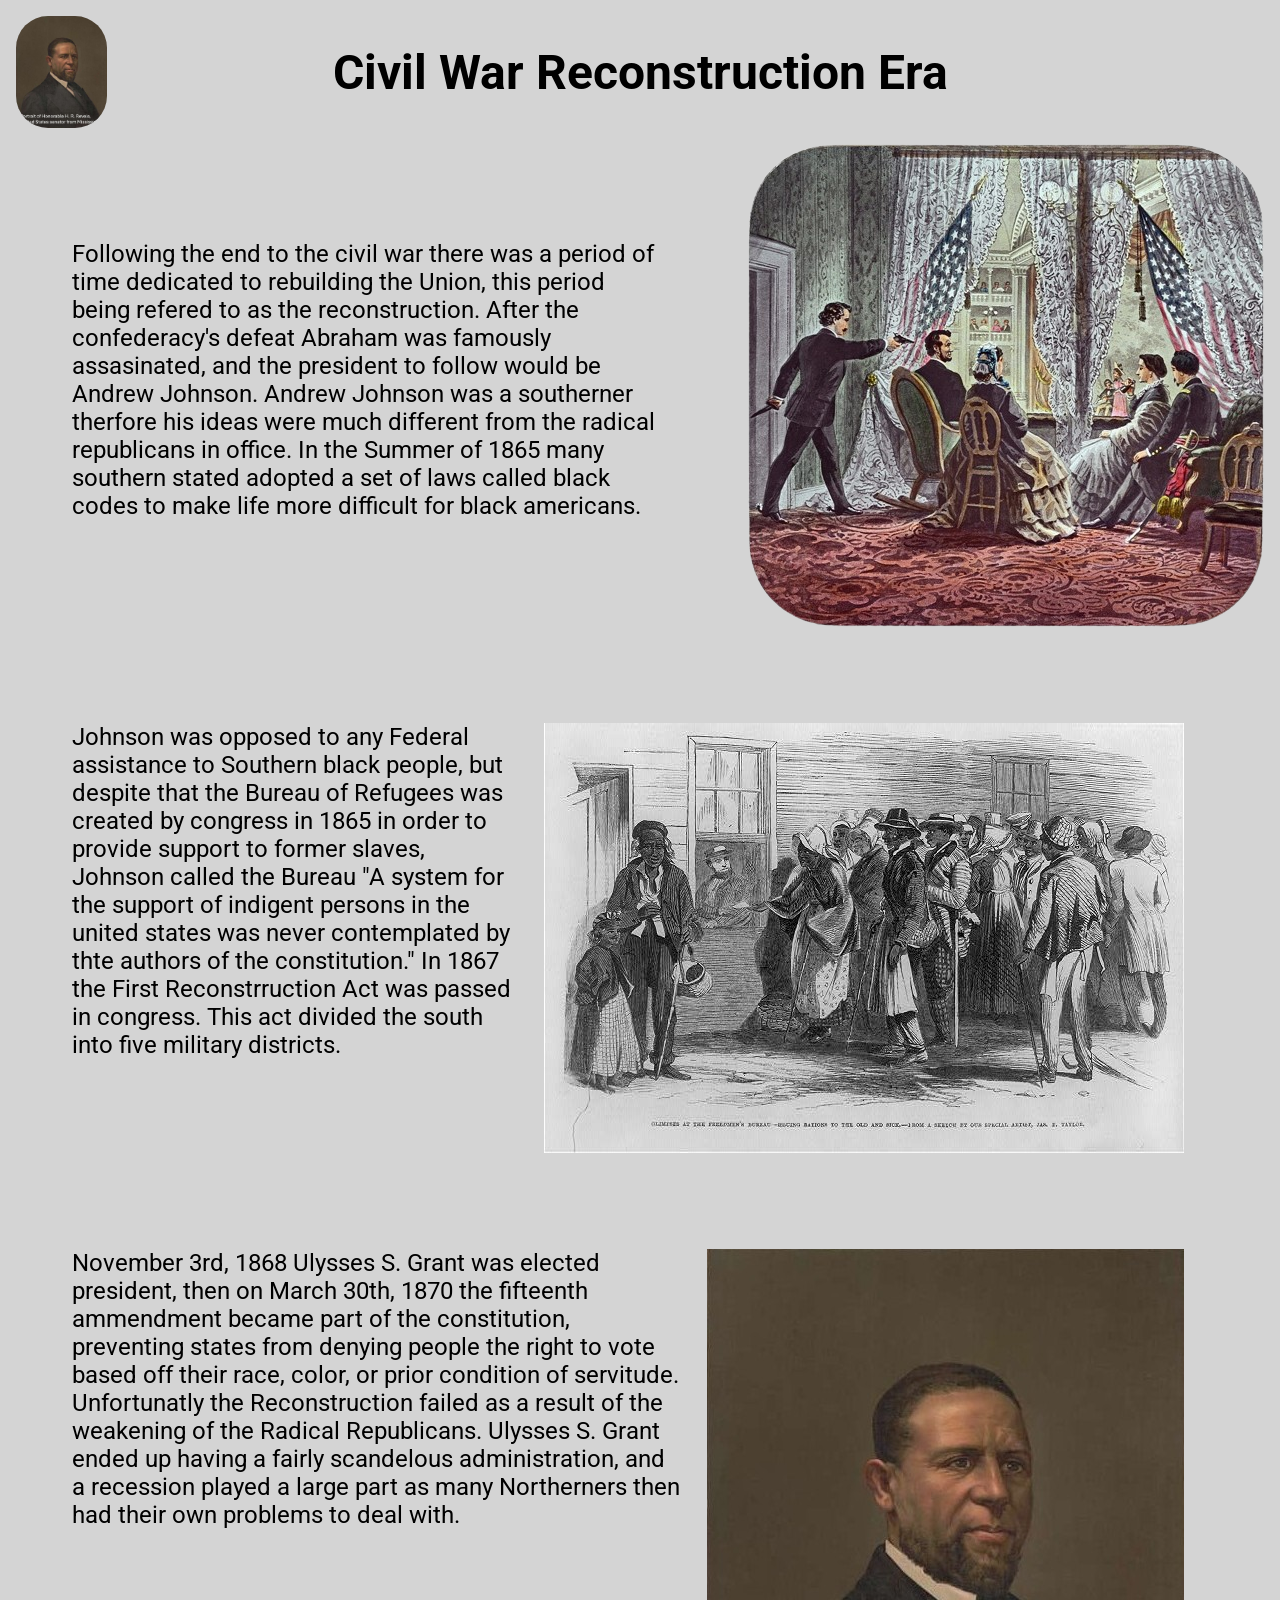
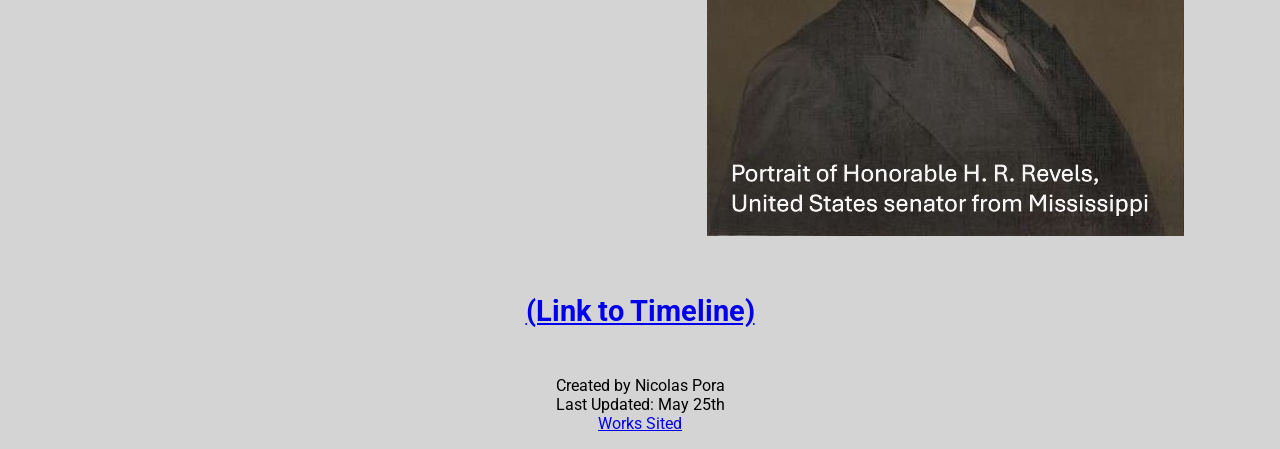
<file: index.html>
<!DOCTYPE html>
<html lang="en">
<head>
    <meta charset="UTF-8">
    <meta name="viewport" content="width=device-width, initial-scale=1.0">
    <title>Civil War Reconstruction</title>
    <link rel="stylesheet" href="styles.css">
    <link rel="icon" type="image/x-icon" href="assets/service-pnp-cph-3a30000-3a38000-3a38200-3a38220r.jpg">
</head>
<body>
    
    <div class="top_bar">
    <img src="assets/hon-h-r-revels-united-states-senator-from-mississippi.jpg" class="logo">
    <header>Civil War Reconstruction Era</header>
    </div>

    <div class="main_container">
        <p class="main">Following the end to the civil war there was a period of time dedicated to rebuilding the Union, this period being refered to as the reconstruction. After the confederacy's defeat Abraham was famously assasinated, and the president to follow would be Andrew Johnson. Andrew Johnson was a southerner therfore his ideas were much different from the radical republicans in office. In the Summer of 1865 many southern stated adopted a set of laws called black codes to make life more difficult for black americans.</p><img src="assets/960px-Lincoln_assassination_slide_c1900_-_Restoration-removebg-preview.png" class="main_image" width="900em">
    </div>
    <div class="main_container">
        <p class="main"> Johnson was opposed to any Federal assistance to Southern black people, but despite that the Bureau of Refugees was created by congress in 1865 in order to provide support to former slaves, Johnson called the Bureau "A system for the support of indigent persons in the united states was never contemplated by thte authors of the constitution." In 1867 the First Reconstrruction Act was passed in congress. This act divided the south into five military districts.<img src="assets/service-pnp-cph-3a30000-3a38000-3a38200-3a38220r.jpg" class="main_image" width="900em"></p>
    </div>
    <div class="main_container">
        <p class="main">November 3rd, 1868 Ulysses S. Grant was elected president, then on March 30th, 1870 the fifteenth ammendment became part of the constitution, preventing states from denying people the right to vote based off their race, color, or prior condition of servitude. Unfortunatly the Reconstruction failed as a result of the weakening of the Radical Republicans. Ulysses S. Grant ended up having a fairly scandelous administration, and a recession played a large part as many Northerners then had their own problems to deal with. <img src="assets/hon-h-r-revels-united-states-senator-from-mississippi.jpg" class="main_image"></p> 
    </div>

    <div class="timeline_link"><a href="Timeline.html"> (Link to Timeline)</a></div>

    <div class="credits">
        Created by Nicolas Pora<br>
        Last Updated: May 25th<br>
        <a href="SourcesforFinalCivilWarProject.html">Works Sited</a>
    </div>

</body>
</html>
</file>
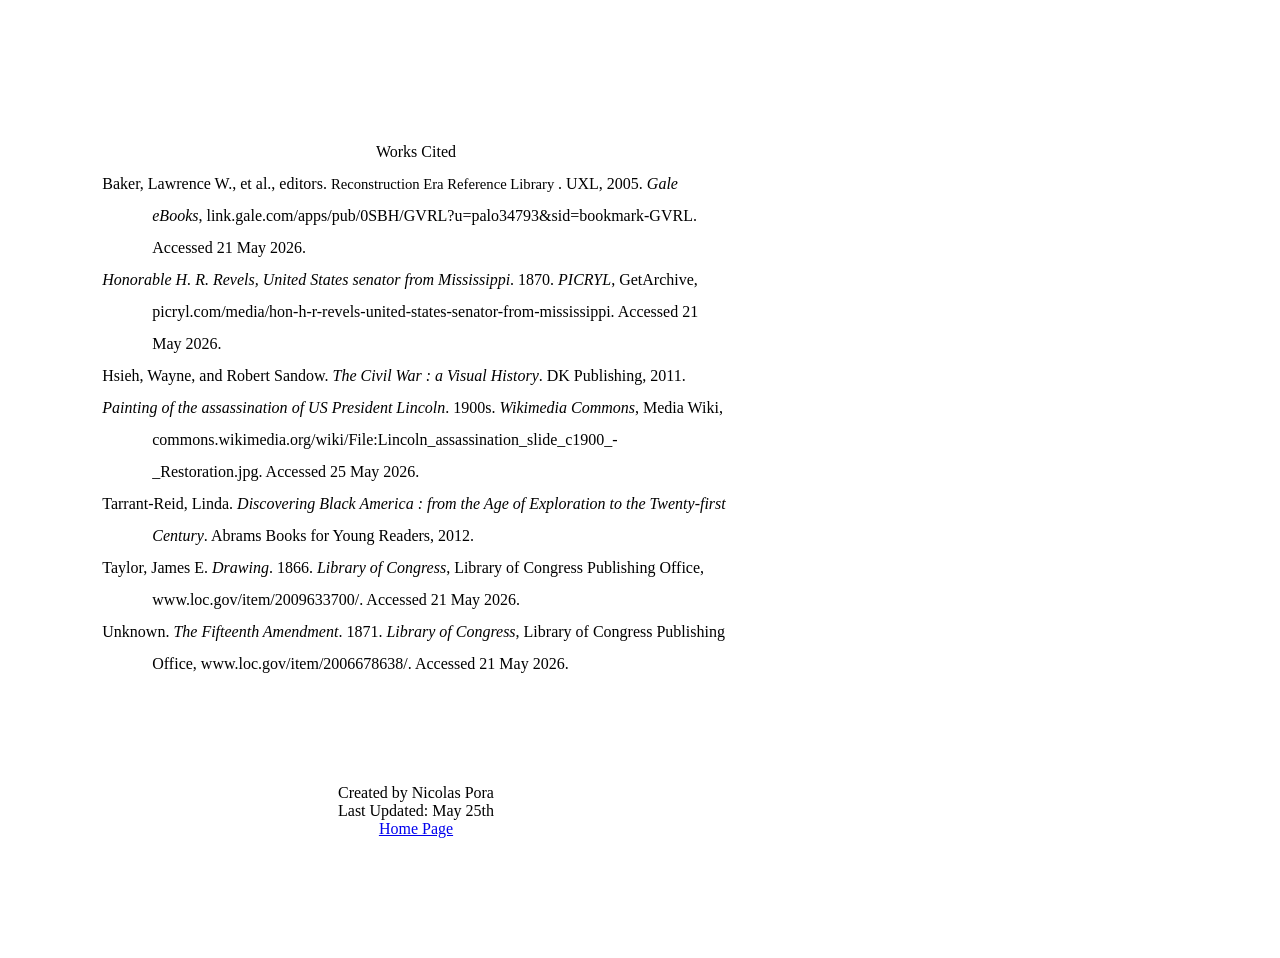
<file: SourcesforFinalCivilWarProject.html>
<html>
    <head>
        <meta content="text/html; charset=UTF-8"http-equiv="content-type">
        <style type="text/css">.lst-kix_list_4-1>li{counter-increment:lst-ctn-kix_list_4-1}ol.lst-kix_list_7-0{list-style-type:none}.lst-kix_list_2-1>li{counter-increment:lst-ctn-kix_list_2-1}ul.lst-kix_list_1-0{list-style-type:none}ol.lst-kix_list_9-0.start{counter-reset:lst-ctn-kix_list_9-0 0}.lst-kix_list_6-1>li{counter-increment:lst-ctn-kix_list_6-1}ol.lst-kix_list_3-1.start{counter-reset:lst-ctn-kix_list_3-1 0}ol.lst-kix_list_6-6.start{counter-reset:lst-ctn-kix_list_6-6 0}ol.lst-kix_list_7-4.start{counter-reset:lst-ctn-kix_list_7-4 0}.lst-kix_list_7-0>li{counter-increment:lst-ctn-kix_list_7-0}.lst-kix_list_9-0>li{counter-increment:lst-ctn-kix_list_9-0}ol.lst-kix_list_2-3.start{counter-reset:lst-ctn-kix_list_2-3 0}ol.lst-kix_list_7-5{list-style-type:none}ul.lst-kix_list_1-3{list-style-type:none}ol.lst-kix_list_7-6{list-style-type:none}ul.lst-kix_list_1-4{list-style-type:none}ol.lst-kix_list_7-7{list-style-type:none}ul.lst-kix_list_1-1{list-style-type:none}ol.lst-kix_list_7-8{list-style-type:none}ul.lst-kix_list_1-2{list-style-type:none}ol.lst-kix_list_7-1{list-style-type:none}ul.lst-kix_list_1-7{list-style-type:none}ol.lst-kix_list_7-2{list-style-type:none}ul.lst-kix_list_1-8{list-style-type:none}ol.lst-kix_list_7-3{list-style-type:none}ul.lst-kix_list_1-5{list-style-type:none}ol.lst-kix_list_7-4{list-style-type:none}ul.lst-kix_list_1-6{list-style-type:none}ol.lst-kix_list_9-6.start{counter-reset:lst-ctn-kix_list_9-6 0}.lst-kix_list_2-3>li{counter-increment:lst-ctn-kix_list_2-3}.lst-kix_list_4-3>li{counter-increment:lst-ctn-kix_list_4-3}ol.lst-kix_list_4-5.start{counter-reset:lst-ctn-kix_list_4-5 0}ol.lst-kix_list_3-7.start{counter-reset:lst-ctn-kix_list_3-7 0}.lst-kix_list_3-2>li{counter-increment:lst-ctn-kix_list_3-2}ol.lst-kix_list_10-4.start{counter-reset:lst-ctn-kix_list_10-4 0}.lst-kix_list_7-2>li{counter-increment:lst-ctn-kix_list_7-2}.lst-kix_list_9-2>li{counter-increment:lst-ctn-kix_list_9-2}.lst-kix_list_5-0>li:before{content:"\002756   "}ol.lst-kix_list_6-0{list-style-type:none}ol.lst-kix_list_6-1{list-style-type:none}.lst-kix_list_5-3>li:before{content:"\0025cf   "}ol.lst-kix_list_9-5.start{counter-reset:lst-ctn-kix_list_9-5 0}.lst-kix_list_5-2>li:before{content:"\0025aa   "}.lst-kix_list_5-1>li:before{content:"\002b9a   "}.lst-kix_list_5-7>li:before{content:"\0025cf   "}ul.lst-kix_list_8-4{list-style-type:none}ul.lst-kix_list_8-5{list-style-type:none}.lst-kix_list_5-6>li:before{content:"\0025aa   "}.lst-kix_list_5-8>li:before{content:"\002666   "}ul.lst-kix_list_8-2{list-style-type:none}ul.lst-kix_list_8-3{list-style-type:none}ul.lst-kix_list_8-8{list-style-type:none}ul.lst-kix_list_8-6{list-style-type:none}ul.lst-kix_list_8-7{list-style-type:none}.lst-kix_list_9-4>li{counter-increment:lst-ctn-kix_list_9-4}ol.lst-kix_list_6-6{list-style-type:none}ol.lst-kix_list_6-7{list-style-type:none}.lst-kix_list_5-4>li:before{content:"\002666   "}ol.lst-kix_list_6-8{list-style-type:none}.lst-kix_list_5-5>li:before{content:"\002b9a   "}ol.lst-kix_list_6-2{list-style-type:none}ul.lst-kix_list_8-0{list-style-type:none}ol.lst-kix_list_6-3{list-style-type:none}ul.lst-kix_list_8-1{list-style-type:none}ol.lst-kix_list_6-4{list-style-type:none}ol.lst-kix_list_6-5{list-style-type:none}.lst-kix_list_10-3>li{counter-increment:lst-ctn-kix_list_10-3}.lst-kix_list_6-1>li:before{content:"Section " counter(lst-ctn-kix_list_6-0,upper-roman) "." counter(lst-ctn-kix_list_6-1,decimal-leading-zero) " "}.lst-kix_list_6-3>li:before{content:"(" counter(lst-ctn-kix_list_6-3,lower-roman) ") "}.lst-kix_list_6-5>li{counter-increment:lst-ctn-kix_list_6-5}.lst-kix_list_6-8>li{counter-increment:lst-ctn-kix_list_6-8}.lst-kix_list_6-0>li:before{content:"Article " counter(lst-ctn-kix_list_6-0,upper-roman) ". "}.lst-kix_list_6-4>li:before{content:"" counter(lst-ctn-kix_list_6-4,decimal) ") "}.lst-kix_list_3-0>li{counter-increment:lst-ctn-kix_list_3-0}ol.lst-kix_list_4-0.start{counter-reset:lst-ctn-kix_list_4-0 0}.lst-kix_list_3-6>li{counter-increment:lst-ctn-kix_list_3-6}.lst-kix_list_6-2>li:before{content:"(" counter(lst-ctn-kix_list_6-2,lower-latin) ") "}.lst-kix_list_2-5>li{counter-increment:lst-ctn-kix_list_2-5}.lst-kix_list_2-8>li{counter-increment:lst-ctn-kix_list_2-8}ol.lst-kix_list_3-2.start{counter-reset:lst-ctn-kix_list_3-2 0}.lst-kix_list_6-8>li:before{content:"" counter(lst-ctn-kix_list_6-8,lower-roman) ". "}.lst-kix_list_6-5>li:before{content:"" counter(lst-ctn-kix_list_6-5,lower-latin) ") "}.lst-kix_list_6-7>li:before{content:"" counter(lst-ctn-kix_list_6-7,lower-latin) ". "}ol.lst-kix_list_2-4.start{counter-reset:lst-ctn-kix_list_2-4 0}.lst-kix_list_6-6>li:before{content:"" counter(lst-ctn-kix_list_6-6,lower-roman) ") "}ol.lst-kix_list_10-6.start{counter-reset:lst-ctn-kix_list_10-6 0}.lst-kix_list_2-7>li:before{content:"" counter(lst-ctn-kix_list_2-7,lower-latin) ". "}.lst-kix_list_2-7>li{counter-increment:lst-ctn-kix_list_2-7}.lst-kix_list_7-4>li:before{content:"" counter(lst-ctn-kix_list_7-0,decimal) "." counter(lst-ctn-kix_list_7-1,decimal) "." counter(lst-ctn-kix_list_7-2,decimal) "." counter(lst-ctn-kix_list_7-3,decimal) "." counter(lst-ctn-kix_list_7-4,decimal) " "}.lst-kix_list_7-6>li:before{content:"" counter(lst-ctn-kix_list_7-0,decimal) "." counter(lst-ctn-kix_list_7-1,decimal) "." counter(lst-ctn-kix_list_7-2,decimal) "." counter(lst-ctn-kix_list_7-3,decimal) "." counter(lst-ctn-kix_list_7-4,decimal) "." counter(lst-ctn-kix_list_7-5,decimal) "." counter(lst-ctn-kix_list_7-6,decimal) " "}.lst-kix_list_2-5>li:before{content:"" counter(lst-ctn-kix_list_2-5,lower-roman) ". "}ol.lst-kix_list_6-2.start{counter-reset:lst-ctn-kix_list_6-2 0}.lst-kix_list_7-2>li:before{content:"" counter(lst-ctn-kix_list_7-0,decimal) "." counter(lst-ctn-kix_list_7-1,decimal) "." counter(lst-ctn-kix_list_7-2,decimal) " "}.lst-kix_list_7-6>li{counter-increment:lst-ctn-kix_list_7-6}ol.lst-kix_list_10-3.start{counter-reset:lst-ctn-kix_list_10-3 0}ol.lst-kix_list_9-4.start{counter-reset:lst-ctn-kix_list_9-4 0}ol.lst-kix_list_4-6.start{counter-reset:lst-ctn-kix_list_4-6 0}ol.lst-kix_list_9-7{list-style-type:none}.lst-kix_list_10-1>li:before{content:"" counter(lst-ctn-kix_list_10-1,upper-latin) ". "}ol.lst-kix_list_9-8{list-style-type:none}ol.lst-kix_list_3-0.start{counter-reset:lst-ctn-kix_list_3-0 0}ol.lst-kix_list_9-3{list-style-type:none}ol.lst-kix_list_9-4{list-style-type:none}.lst-kix_list_7-7>li{counter-increment:lst-ctn-kix_list_7-7}ol.lst-kix_list_9-5{list-style-type:none}.lst-kix_list_7-8>li:before{content:"" counter(lst-ctn-kix_list_7-0,decimal) "." counter(lst-ctn-kix_list_7-1,decimal) "." counter(lst-ctn-kix_list_7-2,decimal) "." counter(lst-ctn-kix_list_7-3,decimal) "." counter(lst-ctn-kix_list_7-4,decimal) "." counter(lst-ctn-kix_list_7-5,decimal) "." counter(lst-ctn-kix_list_7-6,decimal) "." counter(lst-ctn-kix_list_7-7,decimal) "." counter(lst-ctn-kix_list_7-8,decimal) " "}ol.lst-kix_list_9-6{list-style-type:none}ol.lst-kix_list_4-3.start{counter-reset:lst-ctn-kix_list_4-3 0}.lst-kix_list_4-7>li{counter-increment:lst-ctn-kix_list_4-7}ol.lst-kix_list_9-0{list-style-type:none}ol.lst-kix_list_9-1{list-style-type:none}ol.lst-kix_list_9-2{list-style-type:none}.lst-kix_list_10-7>li:before{content:"" counter(lst-ctn-kix_list_10-7,lower-latin) ". "}.lst-kix_list_7-8>li{counter-increment:lst-ctn-kix_list_7-8}ol.lst-kix_list_2-5.start{counter-reset:lst-ctn-kix_list_2-5 0}.lst-kix_list_10-5>li:before{content:"" counter(lst-ctn-kix_list_10-5,lower-latin) ". "}.lst-kix_list_9-8>li{counter-increment:lst-ctn-kix_list_9-8}.lst-kix_list_10-3>li:before{content:"" counter(lst-ctn-kix_list_10-3,lower-latin) ". "}.lst-kix_list_2-6>li{counter-increment:lst-ctn-kix_list_2-6}.lst-kix_list_4-1>li:before{content:"" counter(lst-ctn-kix_list_4-0,decimal) "." counter(lst-ctn-kix_list_4-1,decimal) ". "}ol.lst-kix_list_7-3.start{counter-reset:lst-ctn-kix_list_7-3 0}.lst-kix_list_9-2>li:before{content:"" counter(lst-ctn-kix_list_9-2,lower-roman) ". "}.lst-kix_list_4-3>li:before{content:"" counter(lst-ctn-kix_list_4-0,decimal) "." counter(lst-ctn-kix_list_4-1,decimal) "." counter(lst-ctn-kix_list_4-2,decimal) "." counter(lst-ctn-kix_list_4-3,decimal) ". "}.lst-kix_list_4-5>li:before{content:"" counter(lst-ctn-kix_list_4-0,decimal) "." counter(lst-ctn-kix_list_4-1,decimal) "." counter(lst-ctn-kix_list_4-2,decimal) "." counter(lst-ctn-kix_list_4-3,decimal) "." counter(lst-ctn-kix_list_4-4,decimal) "." counter(lst-ctn-kix_list_4-5,decimal) ". "}.lst-kix_list_10-5>li{counter-increment:lst-ctn-kix_list_10-5}.lst-kix_list_3-5>li{counter-increment:lst-ctn-kix_list_3-5}.lst-kix_list_9-0>li:before{content:"" counter(lst-ctn-kix_list_9-0,decimal) ". "}.lst-kix_list_3-4>li{counter-increment:lst-ctn-kix_list_3-4}ol.lst-kix_list_4-4.start{counter-reset:lst-ctn-kix_list_4-4 0}.lst-kix_list_6-4>li{counter-increment:lst-ctn-kix_list_6-4}ol.lst-kix_list_10-7{list-style-type:none}ol.lst-kix_list_9-2.start{counter-reset:lst-ctn-kix_list_9-2 0}.lst-kix_list_9-6>li:before{content:"" counter(lst-ctn-kix_list_9-6,decimal) ". "}ol.lst-kix_list_10-8{list-style-type:none}.lst-kix_list_9-3>li{counter-increment:lst-ctn-kix_list_9-3}ol.lst-kix_list_10-3{list-style-type:none}.lst-kix_list_9-4>li:before{content:"" counter(lst-ctn-kix_list_9-4,lower-latin) ". "}ol.lst-kix_list_10-4{list-style-type:none}ol.lst-kix_list_10-5{list-style-type:none}ol.lst-kix_list_10-6{list-style-type:none}.lst-kix_list_6-3>li{counter-increment:lst-ctn-kix_list_6-3}ol.lst-kix_list_10-0{list-style-type:none}ol.lst-kix_list_10-1{list-style-type:none}ol.lst-kix_list_10-2{list-style-type:none}ol.lst-kix_list_2-8.start{counter-reset:lst-ctn-kix_list_2-8 0}ol.lst-kix_list_7-6.start{counter-reset:lst-ctn-kix_list_7-6 0}ol.lst-kix_list_6-1.start{counter-reset:lst-ctn-kix_list_6-1 0}.lst-kix_list_9-8>li:before{content:"" counter(lst-ctn-kix_list_9-8,lower-roman) ". "}.lst-kix_list_1-1>li:before{content:"o  "}.lst-kix_list_1-3>li:before{content:"\0025cf   "}.lst-kix_list_10-4>li{counter-increment:lst-ctn-kix_list_10-4}ol.lst-kix_list_10-5.start{counter-reset:lst-ctn-kix_list_10-5 0}.lst-kix_list_4-8>li{counter-increment:lst-ctn-kix_list_4-8}.lst-kix_list_1-7>li:before{content:"o  "}ol.lst-kix_list_2-7.start{counter-reset:lst-ctn-kix_list_2-7 0}.lst-kix_list_1-5>li:before{content:"\0025aa   "}ol.lst-kix_list_9-1.start{counter-reset:lst-ctn-kix_list_9-1 0}ol.lst-kix_list_7-5.start{counter-reset:lst-ctn-kix_list_7-5 0}.lst-kix_list_2-1>li:before{content:"" counter(lst-ctn-kix_list_2-1,lower-latin) ". "}ol.lst-kix_list_6-0.start{counter-reset:lst-ctn-kix_list_6-0 0}.lst-kix_list_2-3>li:before{content:"" counter(lst-ctn-kix_list_2-3,decimal) ". "}.lst-kix_list_4-2>li{counter-increment:lst-ctn-kix_list_4-2}ol.lst-kix_list_3-1{list-style-type:none}ol.lst-kix_list_3-2{list-style-type:none}.lst-kix_list_3-1>li{counter-increment:lst-ctn-kix_list_3-1}ol.lst-kix_list_3-3{list-style-type:none}ol.lst-kix_list_3-4.start{counter-reset:lst-ctn-kix_list_3-4 0}ol.lst-kix_list_3-4{list-style-type:none}ol.lst-kix_list_3-0{list-style-type:none}.lst-kix_list_7-1>li{counter-increment:lst-ctn-kix_list_7-1}.lst-kix_list_9-1>li{counter-increment:lst-ctn-kix_list_9-1}ol.lst-kix_list_2-6.start{counter-reset:lst-ctn-kix_list_2-6 0}.lst-kix_list_3-0>li:before{content:"" counter(lst-ctn-kix_list_3-0,decimal) ") "}ol.lst-kix_list_7-7.start{counter-reset:lst-ctn-kix_list_7-7 0}ul.lst-kix_list_5-7{list-style-type:none}ul.lst-kix_list_5-8{list-style-type:none}.lst-kix_list_3-1>li:before{content:"" counter(lst-ctn-kix_list_3-1,lower-latin) ") "}.lst-kix_list_3-2>li:before{content:"" counter(lst-ctn-kix_list_3-2,lower-roman) ") "}ul.lst-kix_list_5-5{list-style-type:none}ul.lst-kix_list_5-6{list-style-type:none}.lst-kix_list_8-1>li:before{content:"o  "}.lst-kix_list_4-0>li{counter-increment:lst-ctn-kix_list_4-0}.lst-kix_list_8-2>li:before{content:"\0025aa   "}.lst-kix_list_6-0>li{counter-increment:lst-ctn-kix_list_6-0}.lst-kix_list_3-5>li:before{content:"(" counter(lst-ctn-kix_list_3-5,lower-roman) ") "}ul.lst-kix_list_5-0{list-style-type:none}.lst-kix_list_10-0>li{counter-increment:lst-ctn-kix_list_10-0}.lst-kix_list_3-4>li:before{content:"(" counter(lst-ctn-kix_list_3-4,lower-latin) ") "}ul.lst-kix_list_5-3{list-style-type:none}.lst-kix_list_3-3>li:before{content:"(" counter(lst-ctn-kix_list_3-3,decimal) ") "}ol.lst-kix_list_3-5{list-style-type:none}ul.lst-kix_list_5-4{list-style-type:none}ol.lst-kix_list_3-6{list-style-type:none}ul.lst-kix_list_5-1{list-style-type:none}.lst-kix_list_8-0>li:before{content:"\0025cf   "}ol.lst-kix_list_3-7{list-style-type:none}ul.lst-kix_list_5-2{list-style-type:none}ol.lst-kix_list_3-8{list-style-type:none}.lst-kix_list_8-7>li:before{content:"o  "}.lst-kix_list_3-8>li:before{content:"" counter(lst-ctn-kix_list_3-8,lower-roman) ". "}.lst-kix_list_8-5>li:before{content:"\0025aa   "}ol.lst-kix_list_10-7.start{counter-reset:lst-ctn-kix_list_10-7 0}.lst-kix_list_8-6>li:before{content:"\0025cf   "}.lst-kix_list_2-0>li{counter-increment:lst-ctn-kix_list_2-0}.lst-kix_list_8-3>li:before{content:"\0025cf   "}.lst-kix_list_3-6>li:before{content:"" counter(lst-ctn-kix_list_3-6,decimal) ". "}.lst-kix_list_3-7>li:before{content:"" counter(lst-ctn-kix_list_3-7,lower-latin) ". "}.lst-kix_list_8-4>li:before{content:"o  "}.lst-kix_list_10-2>li{counter-increment:lst-ctn-kix_list_10-2}ol.lst-kix_list_4-2.start{counter-reset:lst-ctn-kix_list_4-2 0}ol.lst-kix_list_9-3.start{counter-reset:lst-ctn-kix_list_9-3 0}.lst-kix_list_8-8>li:before{content:"\0025aa   "}ol.lst-kix_list_2-2{list-style-type:none}ol.lst-kix_list_2-3{list-style-type:none}ol.lst-kix_list_2-4{list-style-type:none}ol.lst-kix_list_7-2.start{counter-reset:lst-ctn-kix_list_7-2 0}ol.lst-kix_list_2-5{list-style-type:none}ol.lst-kix_list_10-1.start{counter-reset:lst-ctn-kix_list_10-1 0}.lst-kix_list_4-4>li{counter-increment:lst-ctn-kix_list_4-4}ol.lst-kix_list_2-0{list-style-type:none}ol.lst-kix_list_2-1{list-style-type:none}.lst-kix_list_4-8>li:before{content:"" counter(lst-ctn-kix_list_4-0,decimal) "." counter(lst-ctn-kix_list_4-1,decimal) "." counter(lst-ctn-kix_list_4-2,decimal) "." counter(lst-ctn-kix_list_4-3,decimal) "." counter(lst-ctn-kix_list_4-4,decimal) "." counter(lst-ctn-kix_list_4-5,decimal) "." counter(lst-ctn-kix_list_4-6,decimal) "." counter(lst-ctn-kix_list_4-7,decimal) "." counter(lst-ctn-kix_list_4-8,decimal) ". "}ol.lst-kix_list_6-4.start{counter-reset:lst-ctn-kix_list_6-4 0}.lst-kix_list_4-7>li:before{content:"" counter(lst-ctn-kix_list_4-0,decimal) "." counter(lst-ctn-kix_list_4-1,decimal) "." counter(lst-ctn-kix_list_4-2,decimal) "." counter(lst-ctn-kix_list_4-3,decimal) "." counter(lst-ctn-kix_list_4-4,decimal) "." counter(lst-ctn-kix_list_4-5,decimal) "." counter(lst-ctn-kix_list_4-6,decimal) "." counter(lst-ctn-kix_list_4-7,decimal) ". "}ol.lst-kix_list_4-1.start{counter-reset:lst-ctn-kix_list_4-1 0}.lst-kix_list_7-3>li{counter-increment:lst-ctn-kix_list_7-3}ol.lst-kix_list_4-8.start{counter-reset:lst-ctn-kix_list_4-8 0}ol.lst-kix_list_3-3.start{counter-reset:lst-ctn-kix_list_3-3 0}ol.lst-kix_list_10-8.start{counter-reset:lst-ctn-kix_list_10-8 0}ol.lst-kix_list_2-6{list-style-type:none}ol.lst-kix_list_2-7{list-style-type:none}ol.lst-kix_list_2-8{list-style-type:none}ol.lst-kix_list_7-8.start{counter-reset:lst-ctn-kix_list_7-8 0}ol.lst-kix_list_7-1.start{counter-reset:lst-ctn-kix_list_7-1 0}.lst-kix_list_3-3>li{counter-increment:lst-ctn-kix_list_3-3}ol.lst-kix_list_6-3.start{counter-reset:lst-ctn-kix_list_6-3 0}ol.lst-kix_list_10-2.start{counter-reset:lst-ctn-kix_list_10-2 0}.lst-kix_list_7-0>li:before{content:"" counter(lst-ctn-kix_list_7-0,decimal) " "}.lst-kix_list_2-2>li{counter-increment:lst-ctn-kix_list_2-2}ol.lst-kix_list_4-7.start{counter-reset:lst-ctn-kix_list_4-7 0}.lst-kix_list_6-2>li{counter-increment:lst-ctn-kix_list_6-2}.lst-kix_list_2-6>li:before{content:"" counter(lst-ctn-kix_list_2-6,decimal) ". "}.lst-kix_list_3-7>li{counter-increment:lst-ctn-kix_list_3-7}ol.lst-kix_list_9-7.start{counter-reset:lst-ctn-kix_list_9-7 0}.lst-kix_list_2-4>li:before{content:"" counter(lst-ctn-kix_list_2-4,lower-latin) ". "}.lst-kix_list_2-8>li:before{content:"" counter(lst-ctn-kix_list_2-8,lower-roman) ". "}.lst-kix_list_7-1>li:before{content:"" counter(lst-ctn-kix_list_7-0,decimal) "." counter(lst-ctn-kix_list_7-1,decimal) " "}.lst-kix_list_7-5>li:before{content:"" counter(lst-ctn-kix_list_7-0,decimal) "." counter(lst-ctn-kix_list_7-1,decimal) "." counter(lst-ctn-kix_list_7-2,decimal) "." counter(lst-ctn-kix_list_7-3,decimal) "." counter(lst-ctn-kix_list_7-4,decimal) "." counter(lst-ctn-kix_list_7-5,decimal) " "}.lst-kix_list_9-6>li{counter-increment:lst-ctn-kix_list_9-6}.lst-kix_list_6-6>li{counter-increment:lst-ctn-kix_list_6-6}.lst-kix_list_7-3>li:before{content:"" counter(lst-ctn-kix_list_7-0,decimal) "." counter(lst-ctn-kix_list_7-1,decimal) "." counter(lst-ctn-kix_list_7-2,decimal) "." counter(lst-ctn-kix_list_7-3,decimal) " "}.lst-kix_list_10-0>li:before{content:"" counter(lst-ctn-kix_list_10-0,upper-roman) ". "}.lst-kix_list_9-7>li{counter-increment:lst-ctn-kix_list_9-7}.lst-kix_list_6-7>li{counter-increment:lst-ctn-kix_list_6-7}.lst-kix_list_10-6>li{counter-increment:lst-ctn-kix_list_10-6}ol.lst-kix_list_3-8.start{counter-reset:lst-ctn-kix_list_3-8 0}.lst-kix_list_7-7>li:before{content:"" counter(lst-ctn-kix_list_7-0,decimal) "." counter(lst-ctn-kix_list_7-1,decimal) "." counter(lst-ctn-kix_list_7-2,decimal) "." counter(lst-ctn-kix_list_7-3,decimal) "." counter(lst-ctn-kix_list_7-4,decimal) "." counter(lst-ctn-kix_list_7-5,decimal) "." counter(lst-ctn-kix_list_7-6,decimal) "." counter(lst-ctn-kix_list_7-7,decimal) " "}ol.lst-kix_list_10-0.start{counter-reset:lst-ctn-kix_list_10-0 0}.lst-kix_list_7-5>li{counter-increment:lst-ctn-kix_list_7-5}.lst-kix_list_9-5>li{counter-increment:lst-ctn-kix_list_9-5}.lst-kix_list_10-4>li:before{content:"" counter(lst-ctn-kix_list_10-4,lower-roman) ". "}.lst-kix_list_10-8>li:before{content:"" counter(lst-ctn-kix_list_10-8,lower-roman) ". "}.lst-kix_list_4-0>li:before{content:"" counter(lst-ctn-kix_list_4-0,decimal) ". "}.lst-kix_list_3-8>li{counter-increment:lst-ctn-kix_list_3-8}ol.lst-kix_list_6-8.start{counter-reset:lst-ctn-kix_list_6-8 0}.lst-kix_list_10-2>li:before{content:"" counter(lst-ctn-kix_list_10-2,decimal) ". "}.lst-kix_list_4-6>li{counter-increment:lst-ctn-kix_list_4-6}.lst-kix_list_4-4>li:before{content:"" counter(lst-ctn-kix_list_4-0,decimal) "." counter(lst-ctn-kix_list_4-1,decimal) "." counter(lst-ctn-kix_list_4-2,decimal) "." counter(lst-ctn-kix_list_4-3,decimal) "." counter(lst-ctn-kix_list_4-4,decimal) ". "}ol.lst-kix_list_2-2.start{counter-reset:lst-ctn-kix_list_2-2 0}ol.lst-kix_list_6-5.start{counter-reset:lst-ctn-kix_list_6-5 0}.lst-kix_list_4-2>li:before{content:"" counter(lst-ctn-kix_list_4-0,decimal) "." counter(lst-ctn-kix_list_4-1,decimal) "." counter(lst-ctn-kix_list_4-2,decimal) ". "}.lst-kix_list_4-6>li:before{content:"" counter(lst-ctn-kix_list_4-0,decimal) "." counter(lst-ctn-kix_list_4-1,decimal) "." counter(lst-ctn-kix_list_4-2,decimal) "." counter(lst-ctn-kix_list_4-3,decimal) "." counter(lst-ctn-kix_list_4-4,decimal) "." counter(lst-ctn-kix_list_4-5,decimal) "." counter(lst-ctn-kix_list_4-6,decimal) ". "}.lst-kix_list_9-3>li:before{content:"" counter(lst-ctn-kix_list_9-3,decimal) ". "}ol.lst-kix_list_7-0.start{counter-reset:lst-ctn-kix_list_7-0 0}.lst-kix_list_10-8>li{counter-increment:lst-ctn-kix_list_10-8}.lst-kix_list_10-6>li:before{content:"" counter(lst-ctn-kix_list_10-6,lower-roman) ". "}.lst-kix_list_9-1>li:before{content:"" counter(lst-ctn-kix_list_9-1,lower-latin) ". "}ol.lst-kix_list_4-0{list-style-type:none}ol.lst-kix_list_4-1{list-style-type:none}ol.lst-kix_list_4-2{list-style-type:none}ol.lst-kix_list_4-3{list-style-type:none}.lst-kix_list_9-7>li:before{content:"" counter(lst-ctn-kix_list_9-7,lower-latin) ". "}.lst-kix_list_2-4>li{counter-increment:lst-ctn-kix_list_2-4}ol.lst-kix_list_6-7.start{counter-reset:lst-ctn-kix_list_6-7 0}ol.lst-kix_list_3-6.start{counter-reset:lst-ctn-kix_list_3-6 0}.lst-kix_list_9-5>li:before{content:"" counter(lst-ctn-kix_list_9-5,lower-roman) ". "}ol.lst-kix_list_4-8{list-style-type:none}.lst-kix_list_7-4>li{counter-increment:lst-ctn-kix_list_7-4}.lst-kix_list_1-0>li:before{content:"\0025cf   "}ol.lst-kix_list_4-4{list-style-type:none}ol.lst-kix_list_4-5{list-style-type:none}.lst-kix_list_1-2>li:before{content:"\0025aa   "}ol.lst-kix_list_2-0.start{counter-reset:lst-ctn-kix_list_2-0 0}ol.lst-kix_list_4-6{list-style-type:none}ol.lst-kix_list_4-7{list-style-type:none}.lst-kix_list_1-4>li:before{content:"o  "}ol.lst-kix_list_3-5.start{counter-reset:lst-ctn-kix_list_3-5 0}.lst-kix_list_10-1>li{counter-increment:lst-ctn-kix_list_10-1}.lst-kix_list_1-6>li:before{content:"\0025cf   "}.lst-kix_list_10-7>li{counter-increment:lst-ctn-kix_list_10-7}.lst-kix_list_2-0>li:before{content:"" counter(lst-ctn-kix_list_2-0,decimal) ". "}ol.lst-kix_list_2-1.start{counter-reset:lst-ctn-kix_list_2-1 0}.lst-kix_list_4-5>li{counter-increment:lst-ctn-kix_list_4-5}ol.lst-kix_list_9-8.start{counter-reset:lst-ctn-kix_list_9-8 0}.lst-kix_list_1-8>li:before{content:"\0025aa   "}.lst-kix_list_2-2>li:before{content:"" counter(lst-ctn-kix_list_2-2,lower-roman) ". "}ol{margin:0;padding:0}table td,table th{padding:0}.c4{margin-left:36pt;padding-top:0pt;text-indent:-37.5pt;padding-bottom:0pt;line-height:2.0;orphans:2;widows:2;text-align:left}.c6{color:#000000;font-weight:400;text-decoration:none;vertical-align:baseline;font-size:10pt;font-family:"Calibri";font-style:normal}.c2{color:#000000;font-weight:400;text-decoration:none;vertical-align:baseline;font-size:11pt;font-family:"Calibri";font-style:normal}.c0{color:#000000;font-weight:400;text-decoration:none;vertical-align:baseline;font-size:12pt;font-family:"Times New Roman";font-style:italic}.c1{color:#000000;font-weight:400;text-decoration:none;vertical-align:baseline;font-size:12pt;font-family:"Times New Roman";font-style:normal}.c3{padding-top:0pt;padding-bottom:10pt;line-height:1.1500000000000001;orphans:2;widows:2;text-align:right;height:11pt}.c11{font-weight:400;text-decoration:none;vertical-align:baseline;font-size:11pt;font-family:"Times New Roman";font-style:normal}.c8{padding-top:0pt;padding-bottom:0pt;line-height:2.0;orphans:2;widows:2;text-align:center}.c10{padding-top:0pt;padding-bottom:10pt;line-height:1.1500000000000001;orphans:2;widows:2;text-align:right}.c5{font-size:12pt;font-weight:400;font-family:"Times New Roman"}.c12{background-color:#ffffff;max-width:467.6pt;padding:72.2pt 72.2pt 72.2pt 72.2pt}.c7{color:#000000}.c9{font-style:italic}.title{padding-top:24pt;color:#000000;font-weight:700;font-size:36pt;padding-bottom:6pt;font-family:"Calibri";line-height:1.1500000000000001;page-break-after:avoid;orphans:2;widows:2;text-align:left}.subtitle{padding-top:18pt;color:#666666;font-size:24pt;padding-bottom:4pt;font-family:"Georgia";line-height:1.1500000000000001;page-break-after:avoid;font-style:italic;orphans:2;widows:2;text-align:left}li{color:#000000;font-size:11pt;font-family:"Calibri"}p{margin:0;color:#000000;font-size:11pt;font-family:"Calibri"}h1{padding-top:24pt;color:#000000;font-weight:700;font-size:24pt;padding-bottom:6pt;font-family:"Calibri";line-height:1.1500000000000001;page-break-after:avoid;orphans:2;widows:2;text-align:left}h2{padding-top:18pt;color:#000000;font-weight:700;font-size:18pt;padding-bottom:4pt;font-family:"Calibri";line-height:1.1500000000000001;page-break-after:avoid;orphans:2;widows:2;text-align:left}h3{padding-top:14pt;color:#000000;font-weight:700;font-size:14pt;padding-bottom:4pt;font-family:"Calibri";line-height:1.1500000000000001;page-break-after:avoid;orphans:2;widows:2;text-align:left}h4{padding-top:12pt;color:#000000;font-weight:700;font-size:12pt;padding-bottom:2pt;font-family:"Calibri";line-height:1.1500000000000001;page-break-after:avoid;orphans:2;widows:2;text-align:left}h5{padding-top:11pt;color:#000000;font-weight:700;font-size:11pt;padding-bottom:2pt;font-family:"Calibri";line-height:1.1500000000000001;page-break-after:avoid;orphans:2;widows:2;text-align:left}h6{padding-top:10pt;color:#000000;font-weight:700;font-size:10pt;padding-bottom:2pt;font-family:"Calibri";line-height:1.1500000000000001;page-break-after:avoid;orphans:2;widows:2;text-align:left}
        </style>
        <style>
            .main_container {
                width: 100%;
            }

            .credits {
    text-align: center;
    margin-top: 3em;
    margin-bottom: 1em;
}
        </style>
    </head>
        <body class="c12 doc-content">
            
            <div class="main_container">
                
            <div>
                <p class="c10">
                    <span class="c5">&nbsp;

                    </span>
                    <span class="c5">&nbsp; 

                    </span>
                </p>
            </div>
            <p class="c8">
                <span class="c5 c7">Works Cited</span>
            </p><p class="c4">
                <span class="c1">Baker, Lawrence W., et al., editors. </span
                    span class="c0">Reconstruction Era Reference Library</span>
                    <span class="c1">. UXL, 2005. </span><span class="c0">Gale eBooks</span><span class="c1">, link.gale.com/apps/pub/0SBH/GVRL?u=palo34793&amp;sid=bookmark-GVRL. Accessed 21 May 2026.</span></p><p class="c4"><span class="c0">Honorable H. R. Revels, United States senator from Mississippi</span><span class="c1">. 1870. </span><span class="c0">PICRYL</span><span class="c1">, GetArchive, picryl.com/media/hon-h-r-revels-united-states-senator-from-mississippi. Accessed 21 May 2026.</span></p><p class="c4"><span class="c1">Hsieh, Wayne, and Robert Sandow. </span><span class="c0">The Civil War : </span><span class="c0">a Visual</span><span class="c0">&nbsp;History</span><span class="c1">. DK Publishing, 2011.</span></p><p class="c4"><span class="c0">Painting of the </span><span class="c5 c9">assassination</span><span class="c0">&nbsp;of US President Lincoln</span><span class="c1">. 1900s. </span><span class="c0">Wikimedia Commons</span><span class="c1">, Media Wiki, commons.wikimedia.org/wiki/File:Lincoln_assassination_slide_c1900_-_Restoration.jpg. Accessed 25 May 2026.</span></p><p class="c4"><span class="c1">Tarrant-Reid, Linda. </span><span class="c0">Discovering Black America : from the Age of Exploration to the Twenty-first Century</span><span class="c1">. Abrams Books for Young Readers, 2012.</span></p><p class="c4"><span class="c1">Taylor, James E. </span><span class="c0">Drawing</span><span class="c1">. 1866. </span><span class="c0">Library of Congress</span><span class="c1">, Library of Congress Publishing Office, www.loc.gov/item/2009633700/. Accessed 21 May 2026.</span></p><p class="c4"><span class="c1">Unknown. </span><span class="c0">The Fifteenth Amendment</span><span class="c1">. 1871. </span><span class="c0">Library of Congress</span><span class="c1">, Library of Congress Publishing Office, www.loc.gov/item/2006678638/. Accessed 21 May 2026.</span></p><div><p class="c3"><span class="c11 c7"></span></p><p class="c3"><span class="c7 c11"></span></p>
                    </div>
            </div>
            <div class="credits">
        Created by Nicolas Pora<br>
        Last Updated: May 25th<br>
        <a href="index.html">Home Page</a>
    </div>
        </body>
        </html>
</file>
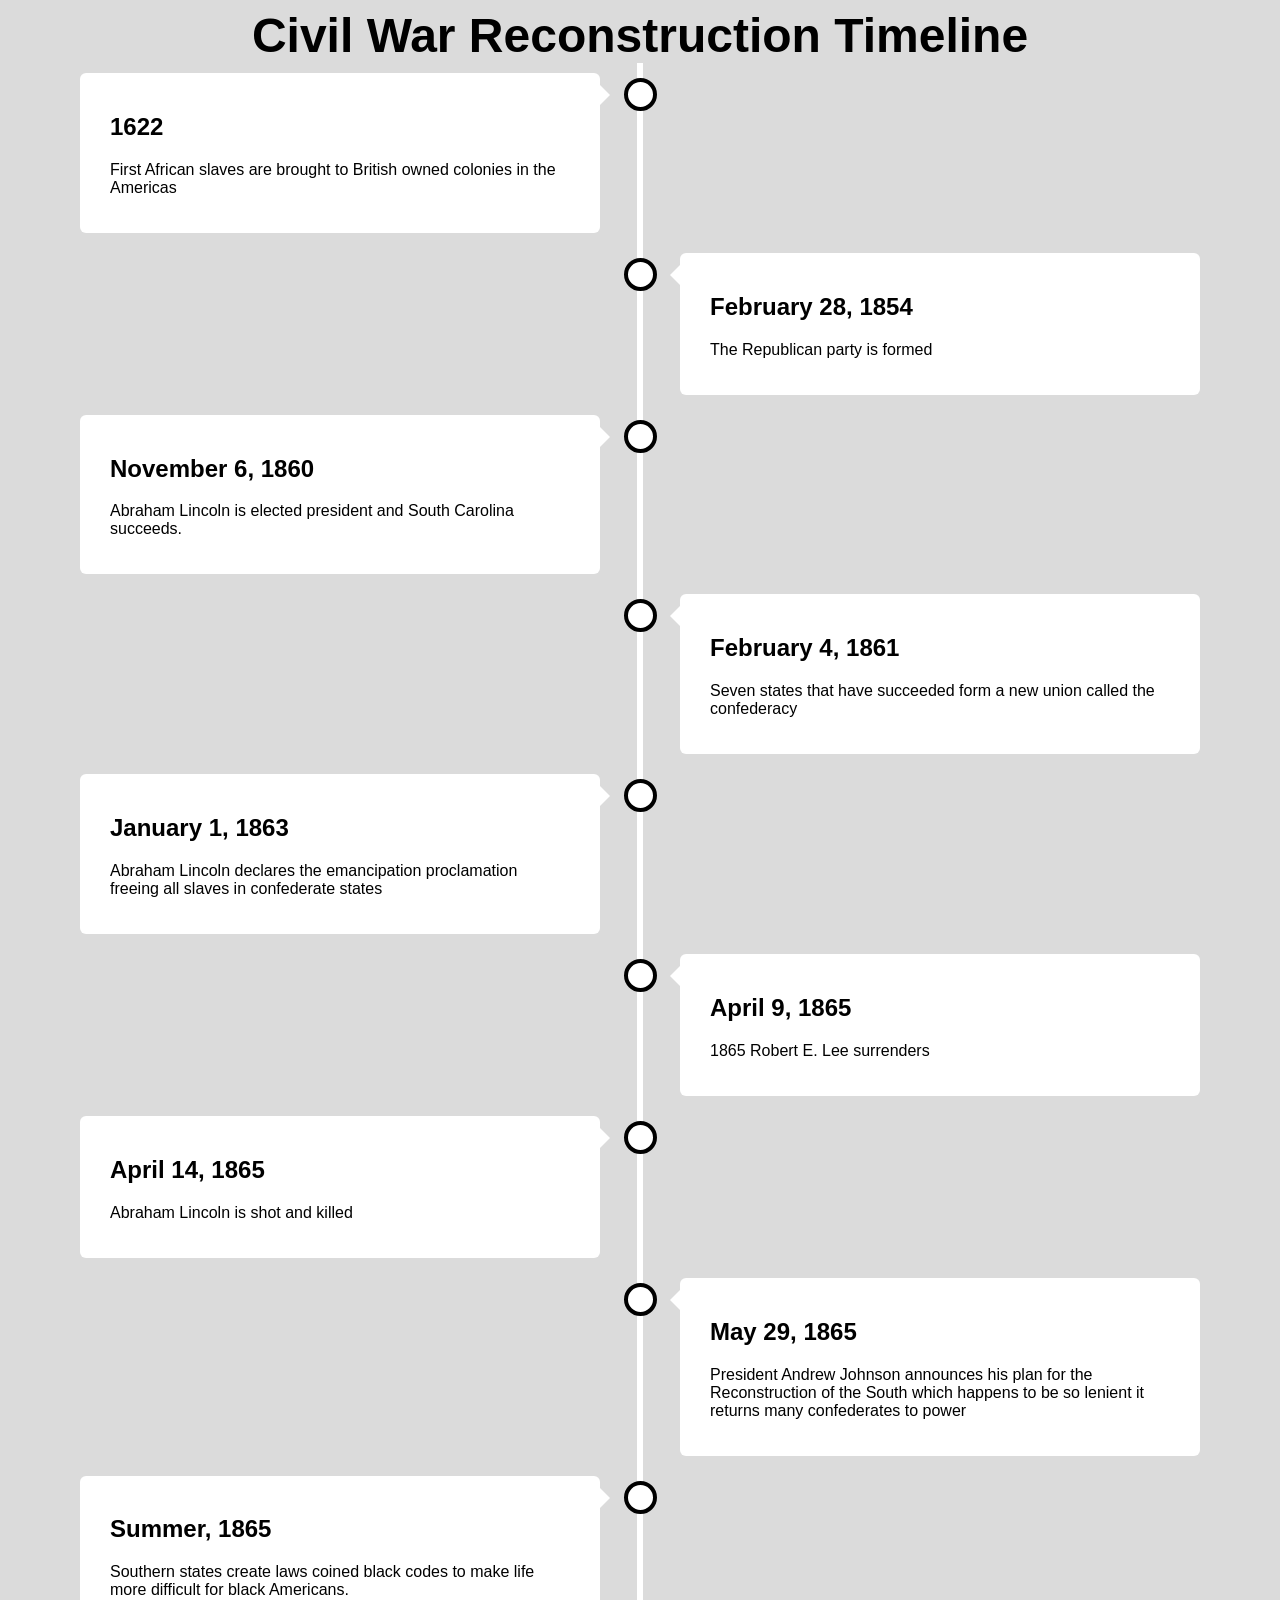
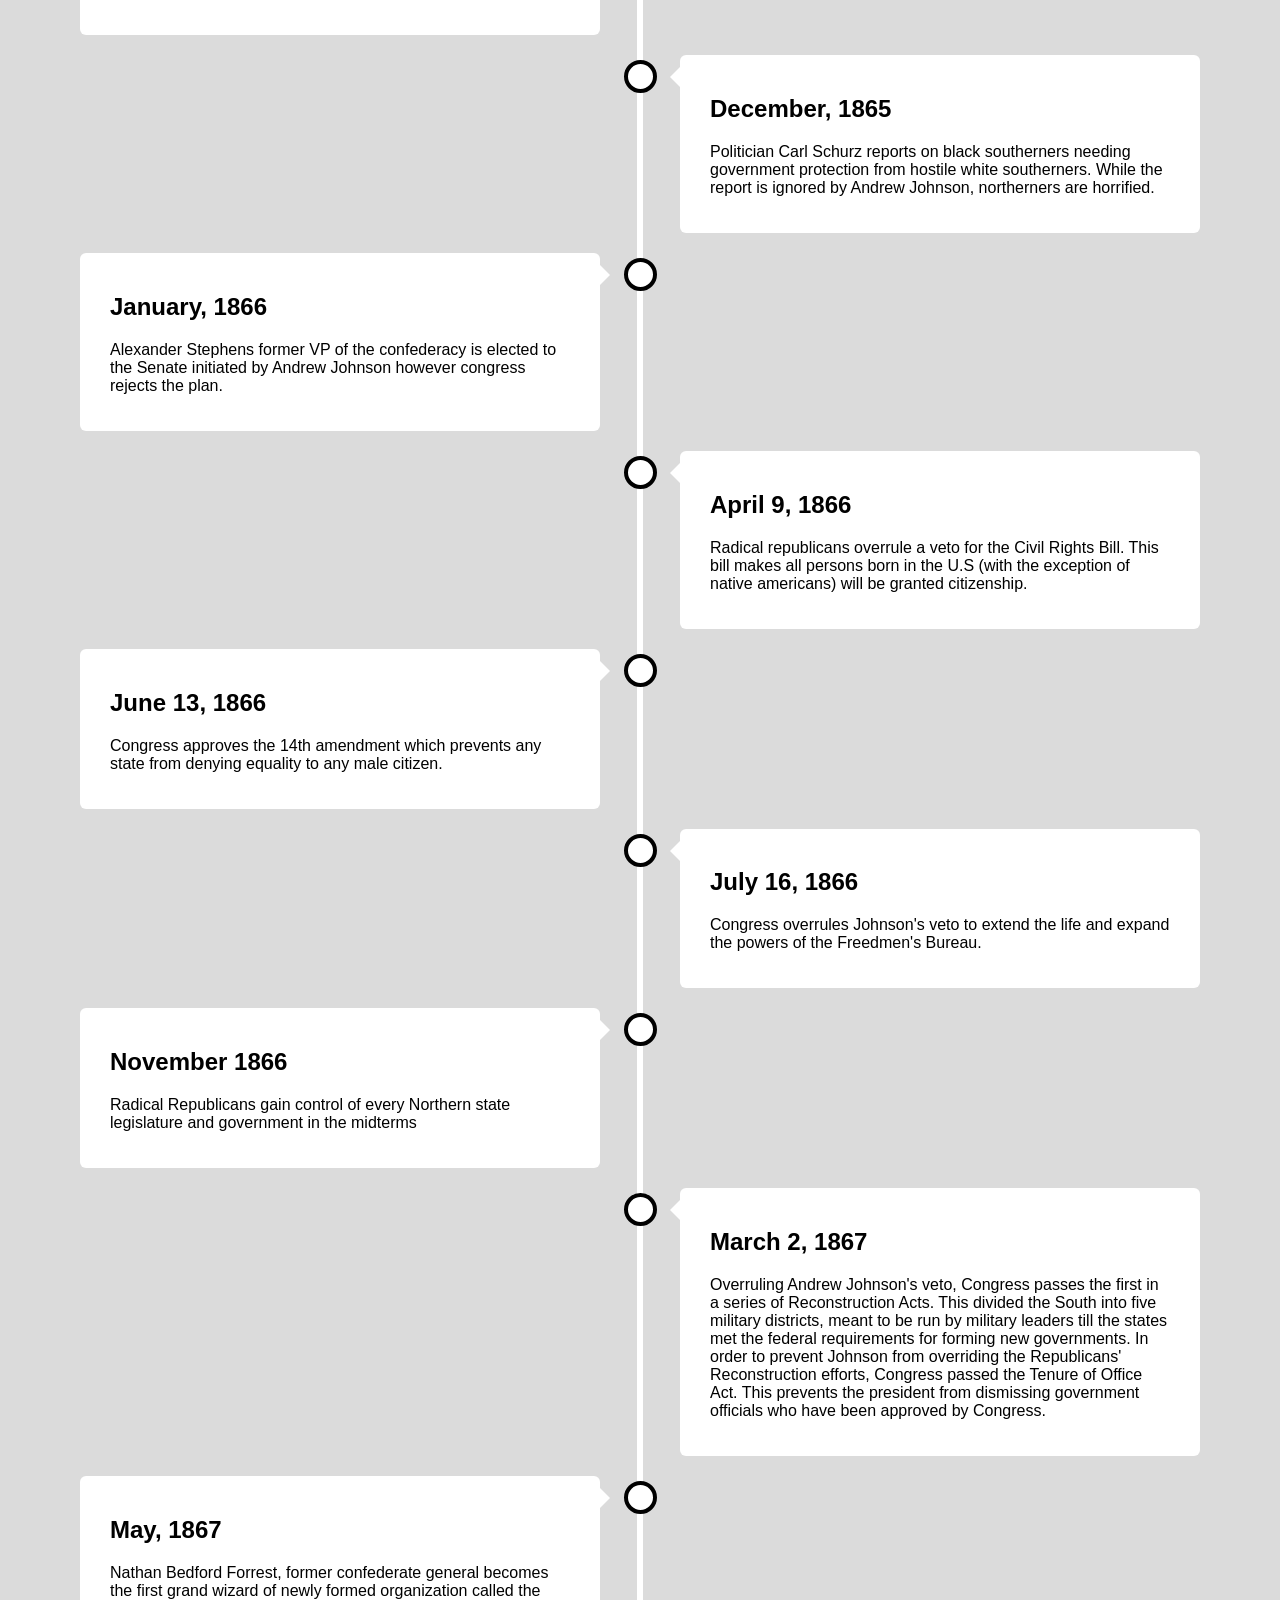
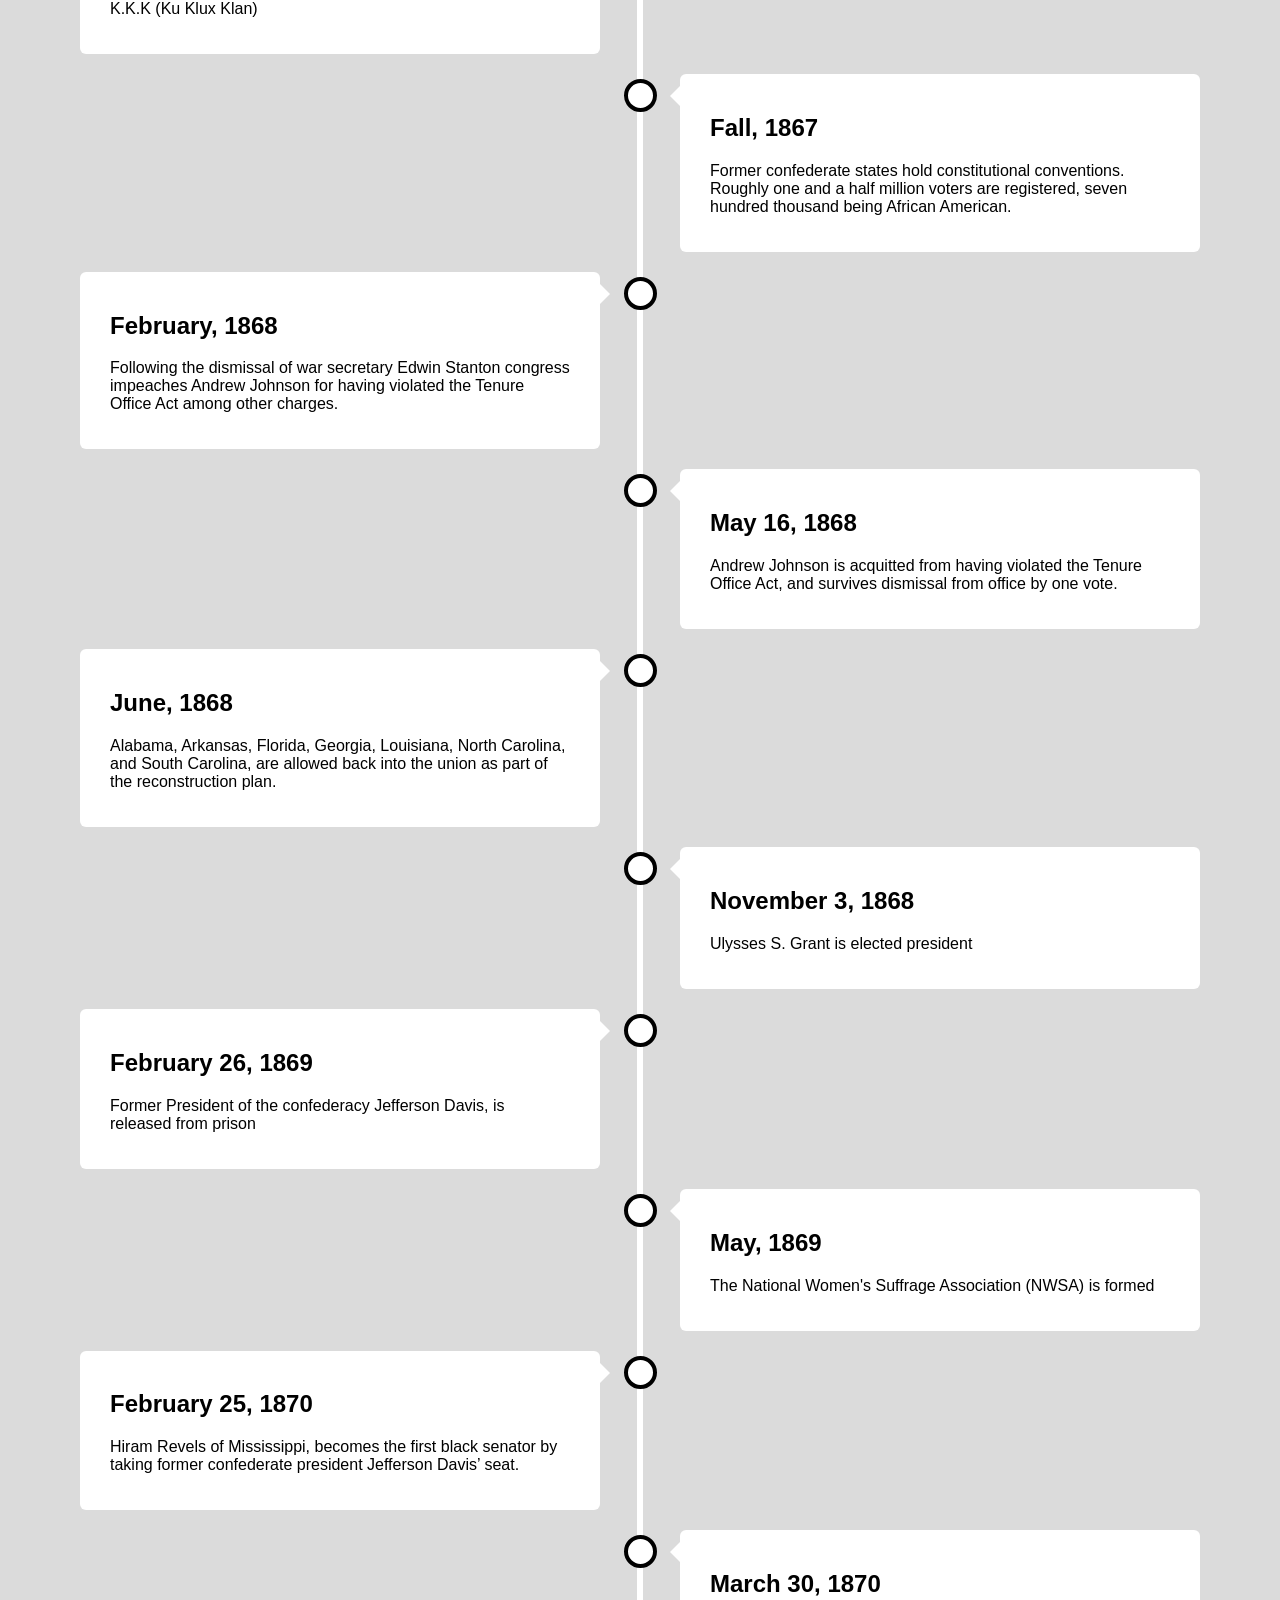
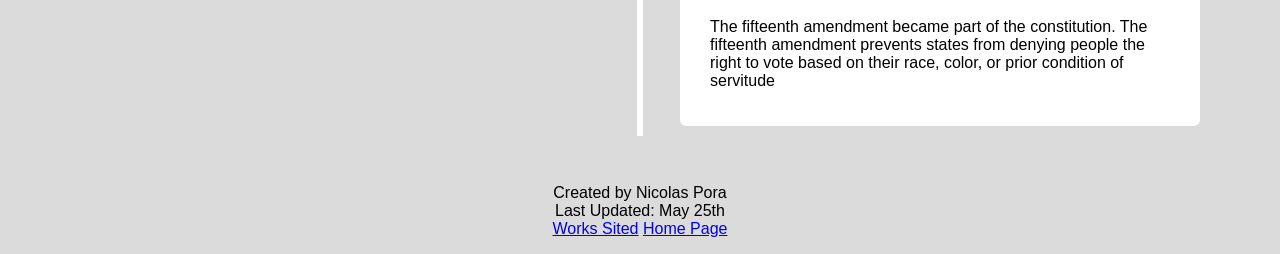
<file: Timeline.html>
<!DOCTYPE html>
<html lang="en">
<head>
    <meta charset="UTF-8">
    <meta name="viewport" content="width=device-width, initial-scale=1.0">
    <title>Civil War Reconstruction-Timeline</title>
    <link rel="stylesheet" href="Timeline.css">
</head>
<body>
    <header>
        Civil War Reconstruction Timeline
    </header>

    <div class="timeline">
  <div class="container left">
    <div class="content">
      <h2>1622</h2>
      <p>First African slaves are brought to British owned colonies in the Americas</p>
    </div>
  </div>
  <div class="container right">
    <div class="content">
      <h2>February 28, 1854</h2>
      <p>The Republican party is formed</p>
    </div>
  </div>
  <div class="container left">
    <div class="content">
      <h2>November 6, 1860</h2>
      <p>Abraham Lincoln is elected president and South Carolina succeeds.
</p>
    </div>
  </div>
  <div class="container right">
    <div class="content">
      <h2>February 4, 1861</h2>
      <p>Seven states that have succeeded form a new union called the confederacy
</p>
    </div>
  </div>
  <div class="container left">
    <div class="content">
      <h2>January 1, 1863</h2>
      <p>Abraham Lincoln declares the emancipation proclamation freeing all slaves in confederate states</p>
    </div>
  </div>
  <div class="container right">
    <div class="content">
      <h2>April 9, 1865</h2>
      <p>1865 Robert E. Lee surrenders</p>
    </div>
  </div>
  <div class="container left">
    <div class="content">
      <h2>April 14, 1865</h2>
      <p>Abraham Lincoln is shot and killed</p>
    </div>
  </div>
  <div class="container right">
    <div class="content">
      <h2>May 29, 1865</h2>
      <p>President Andrew Johnson announces his plan for the Reconstruction of the South which happens to be so lenient it returns many confederates to power
</p>
    </div>
  </div>
  <div class="container left">
    <div class="content">
      <h2>Summer, 1865</h2>
      <p>Southern states create laws coined black codes to make life more difficult for black Americans.
</p>
    </div>
  </div>
  <div class="container right">
    <div class="content">
      <h2>December, 1865</h2>
      <p>Politician Carl Schurz reports on black southerners needing government protection from hostile white southerners. While the report is ignored by Andrew Johnson, northerners are horrified.
</p>
    </div>
  </div>
  <div class="container left">
    <div class="content">
      <h2>January, 1866</h2>
      <p>Alexander Stephens former VP of the confederacy is elected to the Senate initiated by Andrew Johnson however congress rejects the plan.
</p>
    </div>
  </div>
  <div class="container right">
    <div class="content">
      <h2>April 9, 1866</h2>
      <p>Radical republicans overrule a veto for the Civil Rights Bill. This bill makes all persons born in the U.S (with the exception of native americans) will be granted citizenship.
</p>
    </div>
  </div>
  <div class="container left">
    <div class="content">
      <h2>June 13, 1866</h2>
      <p>Congress approves the 14th amendment which prevents any state from denying equality to any male citizen.
</p>
    </div>
  </div>
  <div class="container right">
    <div class="content">
      <h2>July 16, 1866</h2>
      <p>Congress overrules Johnson's veto to extend the life and expand the powers of the Freedmen's Bureau. 
</p>
    </div>
  </div>
  <div class="container left">
    <div class="content">
      <h2>November 1866</h2>
      <p>Radical Republicans gain control of every Northern state legislature and government in the midterms
</p>
    </div>
  </div>
  <div class="container right">
    <div class="content">
      <h2>March 2, 1867</h2>
      <p>Overruling Andrew Johnson's veto, Congress passes the first in a series of Reconstruction Acts. This divided the South into five military districts, meant to be run by military leaders till the states met the federal requirements for forming new governments. In order to prevent Johnson from overriding the Republicans' Reconstruction efforts, Congress passed the Tenure of Office Act. This prevents the president from dismissing government officials who have been approved by Congress.</p>
    </div>
  </div>
  <div class="container left">
    <div class="content">
      <h2>May, 1867</h2>
      <p>Nathan Bedford Forrest, former confederate general becomes the first grand wizard of newly formed organization called the K.K.K (Ku Klux Klan)
</p>
    </div>
  </div>
  <div class="container right">
    <div class="content">
      <h2>Fall, 1867</h2>
      <p>Former confederate states hold constitutional conventions. Roughly one and a half million voters are registered, seven hundred thousand being African American.
</p>
    </div>
  </div>
  <div class="container left">
    <div class="content">
      <h2>February, 1868</h2>
      <p> Following the dismissal of war secretary Edwin Stanton congress impeaches Andrew Johnson for having violated the Tenure Office Act among other charges.
</p>
    </div>
  </div>
  <div class="container right">
    <div class="content">
      <h2>May 16, 1868</h2>
      <p>Andrew Johnson is acquitted from having violated the Tenure Office Act, and survives dismissal from office by one vote.
</p>
    </div>
  </div>
  <div class="container left">
    <div class="content">
      <h2>June, 1868</h2>
      <p>Alabama, Arkansas, Florida, Georgia, Louisiana, North Carolina, and South Carolina, are allowed back into the union as part of the reconstruction plan.</p>
    </div>
  </div>
  <div class="container right">
    <div class="content">
      <h2>November 3, 1868</h2>
      <p>Ulysses S. Grant is elected president</p>
    </div>
  </div>
  <div class="container left">
    <div class="content">
      <h2>February 26, 1869</h2>
      <p>Former President of the confederacy Jefferson Davis, is released from prison</p>
    </div>
  </div>
  <div class="container right">
    <div class="content">
      <h2>May, 1869</h2>
      <p>The National Women's Suffrage Association (NWSA) is formed </p>
    </div>
  </div>
  <div class="container left">
    <div class="content">
      <h2>February 25, 1870</h2>
      <p>Hiram Revels of Mississippi, becomes the first black senator by taking former confederate president Jefferson Davis’ seat.
</p>
    </div>
  </div>
  <div class="container right">
    <div class="content">
      <h2>March 30, 1870</h2>
      <p>The fifteenth amendment became part of the constitution. The fifteenth amendment prevents states from denying people the right to vote based on their race, color, or prior condition of servitude</p>
    </div>
  </div>
</div>

<div class="credits">Created by Nicolas Pora<br>
        Last Updated: May 25th<br>
        <a href="SourcesforFinalCivilWarProject.html">Works Sited</a>
        <a href="index.html">Home Page</a></div>
</body>
</html>
</file>
<file: styles.css>
@import url('https://fonts.googleapis.com/css2?family=Lato:ital,wght@0,100;0,300;0,400;0,700;0,900;1,100;1,300;1,400;1,700;1,900&family=Roboto:ital,wght@0,100..900;1,100..900&display=swap');

* {
    margin: 0;
    padding: 0;
    box-sizing: border-box;
}

body {
    background-color: #d4d4d4;
    font-family: Roboto, sans-serif;
}

.logo {
    border-radius: 3rem;
    padding: 1em;
    height:9em;
    margin-right: auto;
    grid-column: 1;
}

.top_bar {
    display: grid;
    grid-template-columns: 1fr auto 1fr; 
    align-items: center;
}

header {
    font-size: 3em;
    font-weight: bold;
    grid-column: 2;
}

.main_container {
    display: flex;
    justify-content: center;
}

.main {
    display: flex;
    font-size: 1.5em;
    margin-top: 4em;
    padding-inline: 3em;
}

.main_image {
    padding-inline: 1em;
}

.credits {
    text-align: center;
    margin-top: 3em;
    margin-bottom: 1em;
}

.cited {
    text-align: center;
}

.timeline_link {
    text-align: center;
    padding-top: 2em;
    font-weight: bold;
    font-size: 1.8em;
}
</file>
<file: Timeline.css>
* {
  box-sizing: border-box;
}

header {
    font-size: 3em;
    font-weight: bold;
    grid-column: 2;
    text-align: center;
}

body {
  background-color: #d4d4d4d4;
  font-family: Helvetica, sans-serif;
}

.timeline {
  position: relative;
  max-width: 1200px;
  margin: 0 auto;
}

.timeline::after {
  content: '';
  position: absolute;
  width: 6px;
  background-color: white;
  top: 0;
  bottom: 0;
  left: 50%;
  margin-left: -3px;
}

.container {
  padding: 10px 40px;
  position: relative;
  background-color: inherit;
  width: 50%;
}

.container::after {
  content: '';
  position: absolute;
  width: 25px;
  height: 25px;
  right: -17px;
  background-color: white;
  border: 4px solid black;
  top: 15px;
  border-radius: 50%;
  z-index: 1;
}

.left {
  left: 0;
}

.right {
  left: 50%;
}

.left::before {
  content: " ";
  height: 0;
  position: absolute;
  top: 22px;
  width: 0;
  z-index: 1;
  right: 30px;
  border: medium solid white;
  border-width: 10px 0 10px 10px;
  border-color: transparent transparent transparent white;
}

.right::before {
  content: " ";
  height: 0;
  position: absolute;
  top: 22px;
  width: 0;
  z-index: 1;
  left: 30px;
  border: medium solid white;
  border-width: 10px 10px 10px 0;
  border-color: transparent white transparent transparent;
}

.right::after {
  left: -16px;
}

.content {
  padding: 20px 30px;
  background-color: white;
  position: relative;
  border-radius: 6px;
}

.credits {
    text-align: center;
    margin-top: 3em;
    margin-bottom: 1em;
}

@media screen and (max-width: 600px) {

  .timeline::after {
    left: 31px;
  }

  .container {
    width: 100%;
    padding-left: 70px;
    padding-right: 25px;
  }

  .container::before {
    left: 60px;
    border: medium solid white;
    border-width: 10px 10px 10px 0;
    border-color: transparent white transparent transparent;
  }

  .left::after, .right::after {
    left: 15px;
  }

  .right {
    left: 0%;
  }
}
</file>
